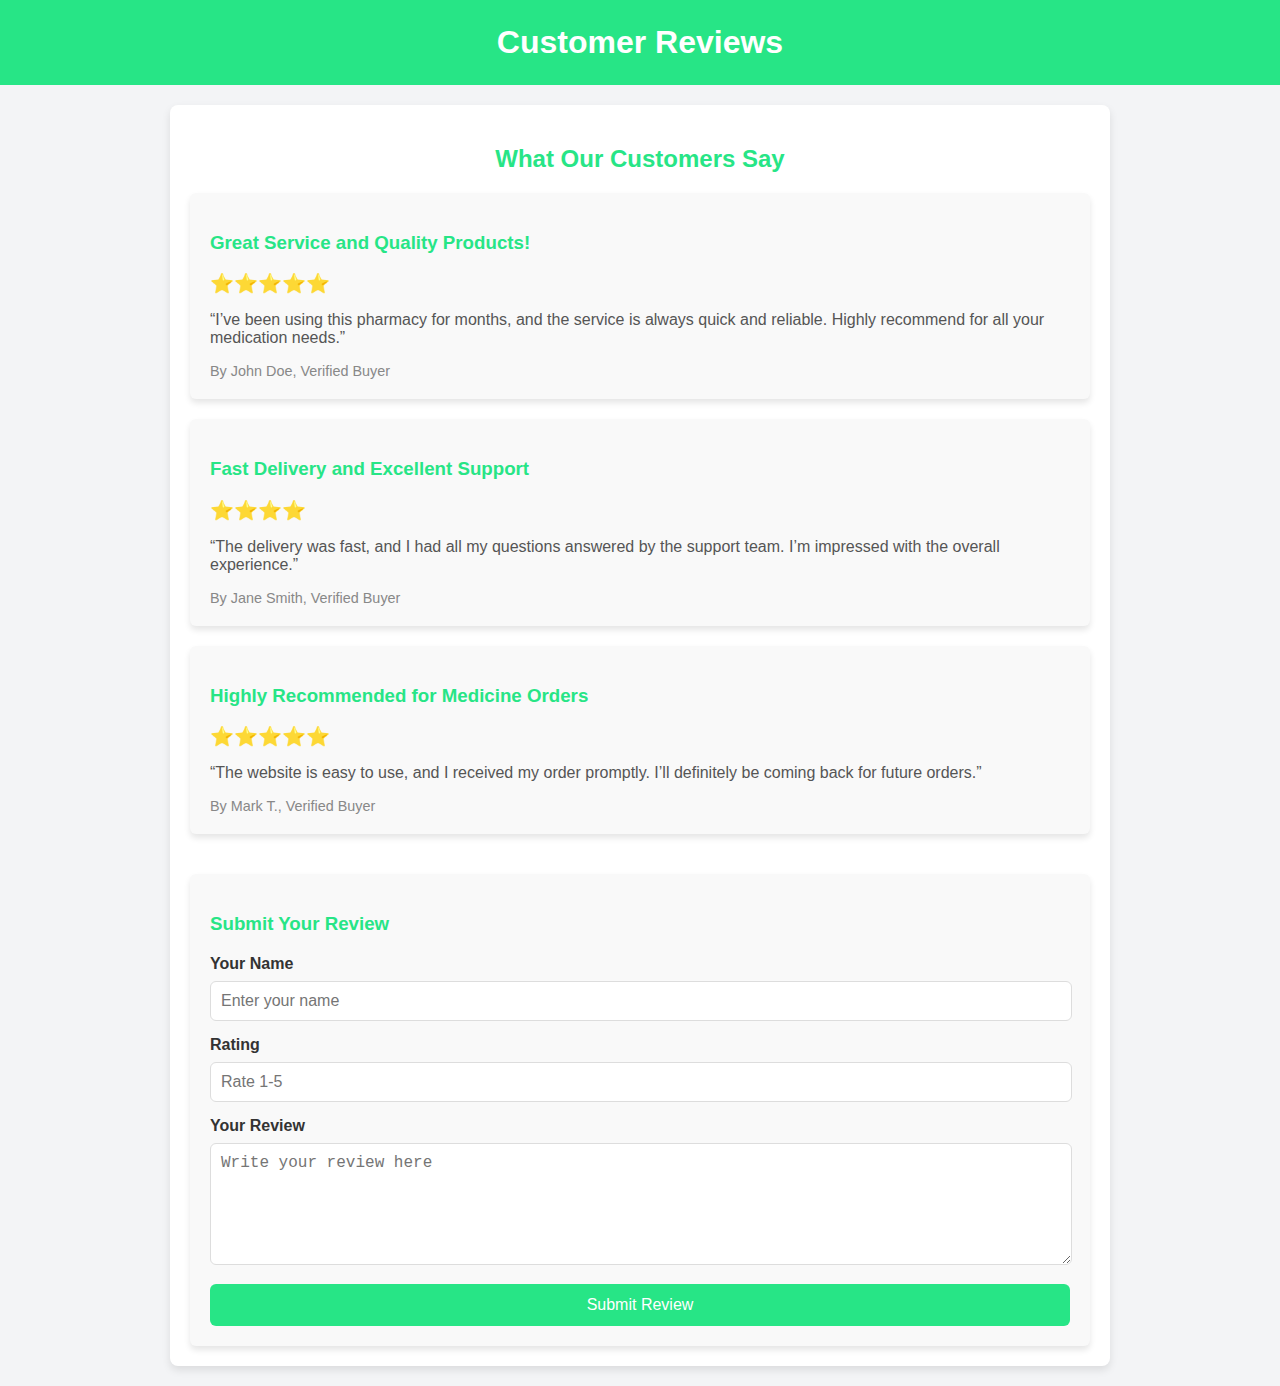
<file: customer-reviews.html>
<!DOCTYPE html>
<html lang="en">

<head>
    <meta charset="UTF-8">
    <meta name="viewport" content="width=device-width, initial-scale=1.0">
    <title>Customer Reviews</title>
    <style>
        body {
            margin: 0;
            font-family: Arial, sans-serif;
            background-color: #f3f4f6;
            color: #333;
        }

        header {
            background-color: #27e586;
            color: white;
            padding: 1.5rem;
            text-align: center;
        }

        header h1 {
            margin: 0;
            font-size: 2rem;
        }

        .container {
            max-width: 900px;
            margin: 20px auto;
            padding: 20px;
            background-color: #fff;
            box-shadow: 0 4px 8px rgba(0, 0, 0, 0.1);
            border-radius: 8px;
        }

        .container h2 {
            text-align: center;
            color: #27e586;
            margin-bottom: 20px;
        }

        .review-card {
            margin-bottom: 20px;
            background-color: #f9f9f9;
            padding: 20px;
            border-radius: 6px;
            box-shadow: 0 4px 6px rgba(0, 0, 0, 0.1);
        }

        .review-card h3 {
            color: #27e586;
        }

        .review-card p {
            color: #555;
        }

        .review-card .rating {
            font-size: 1.2rem;
            color: #f39c12;
        }

        .review-card .user-info {
            font-size: 0.9rem;
            color: #888;
        }

        .review-form {
            margin-top: 40px;
            background-color: #f9f9f9;
            padding: 20px;
            border-radius: 6px;
            box-shadow: 0 4px 6px rgba(0, 0, 0, 0.1);
        }

        .review-form h3 {
            color: #27e586;
            margin-bottom: 20px;
        }

        .review-form label {
            display: block;
            margin-bottom: 8px;
            font-weight: bold;
        }

        .review-form input,
        .review-form textarea {
            width: calc(100% - 20px);
            padding: 10px;
            border: 1px solid #ddd;
            border-radius: 6px;
            font-size: 1rem;
            margin-bottom: 15px;
        }

        .review-form textarea {
            resize: vertical;
            height: 100px;
        }

        .review-form .btn-submit {
            background-color: #27e586;
            color: white;
            padding: 12px;
            font-size: 1rem;
            border: none;
            border-radius: 6px;
            cursor: pointer;
            width: 100%;
        }

        .review-form .btn-submit:hover {
            background-color: #1f9c61;
        }
    </style>
</head>

<body>
    <header>
        <h1>Customer Reviews</h1>
    </header>

    <div class="container">
        <h2>What Our Customers Say</h2>

        <!-- Existing Reviews Section -->
        <div id="reviewsContainer">
            <div class="review-card">
                <h3>Great Service and Quality Products!</h3>
                <div class="rating">⭐⭐⭐⭐⭐</div>
                <p>“I’ve been using this pharmacy for months, and the service is always quick and reliable. Highly recommend for all your medication needs.”</p>
                <div class="user-info">By John Doe, Verified Buyer</div>
            </div>

            <div class="review-card">
                <h3>Fast Delivery and Excellent Support</h3>
                <div class="rating">⭐⭐⭐⭐</div>
                <p>“The delivery was fast, and I had all my questions answered by the support team. I’m impressed with the overall experience.”</p>
                <div class="user-info">By Jane Smith, Verified Buyer</div>
            </div>

            <div class="review-card">
                <h3>Highly Recommended for Medicine Orders</h3>
                <div class="rating">⭐⭐⭐⭐⭐</div>
                <p>“The website is easy to use, and I received my order promptly. I’ll definitely be coming back for future orders.”</p>
                <div class="user-info">By Mark T., Verified Buyer</div>
            </div>
        </div>

        <!-- Review Submission Form -->
        <div class="review-form">
            <h3>Submit Your Review</h3>
            <form id="reviewForm">
                <div>
                    <label for="userName">Your Name</label>
                    <input type="text" id="userName" name="userName" placeholder="Enter your name" required>
                </div>

                <div>
                    <label for="userRating">Rating</label>
                    <input type="number" id="userRating" name="userRating" min="1" max="5" placeholder="Rate 1-5" required>
                </div>

                <div>
                    <label for="userReview">Your Review</label>
                    <textarea id="userReview" name="userReview" placeholder="Write your review here" required></textarea>
                </div>

                <button type="submit" class="btn-submit">Submit Review</button>
            </form>
        </div>
    </div>

    <script>
        // Handle review submission
        document.getElementById('reviewForm').addEventListener('submit', function (e) {
            e.preventDefault();

            // Get review details
            const userName = document.getElementById('userName').value;
            const userRating = document.getElementById('userRating').value;
            const userReview = document.getElementById('userReview').value;

            // Create a new review element
            const reviewCard = document.createElement('div');
            reviewCard.classList.add('review-card');

            reviewCard.innerHTML = `
                <h3>${userName}'s Review</h3>
                <div class="rating">${'⭐'.repeat(userRating)}</div>
                <p>“${userReview}”</p>
                <div class="user-info">By ${userName}, Verified Buyer</div>
            `;

            // Append new review to the container
            document.getElementById('reviewsContainer').appendChild(reviewCard);

            // Reset form
            document.getElementById('reviewForm').reset();
        });
    </script>
</body>

</html>
</file>
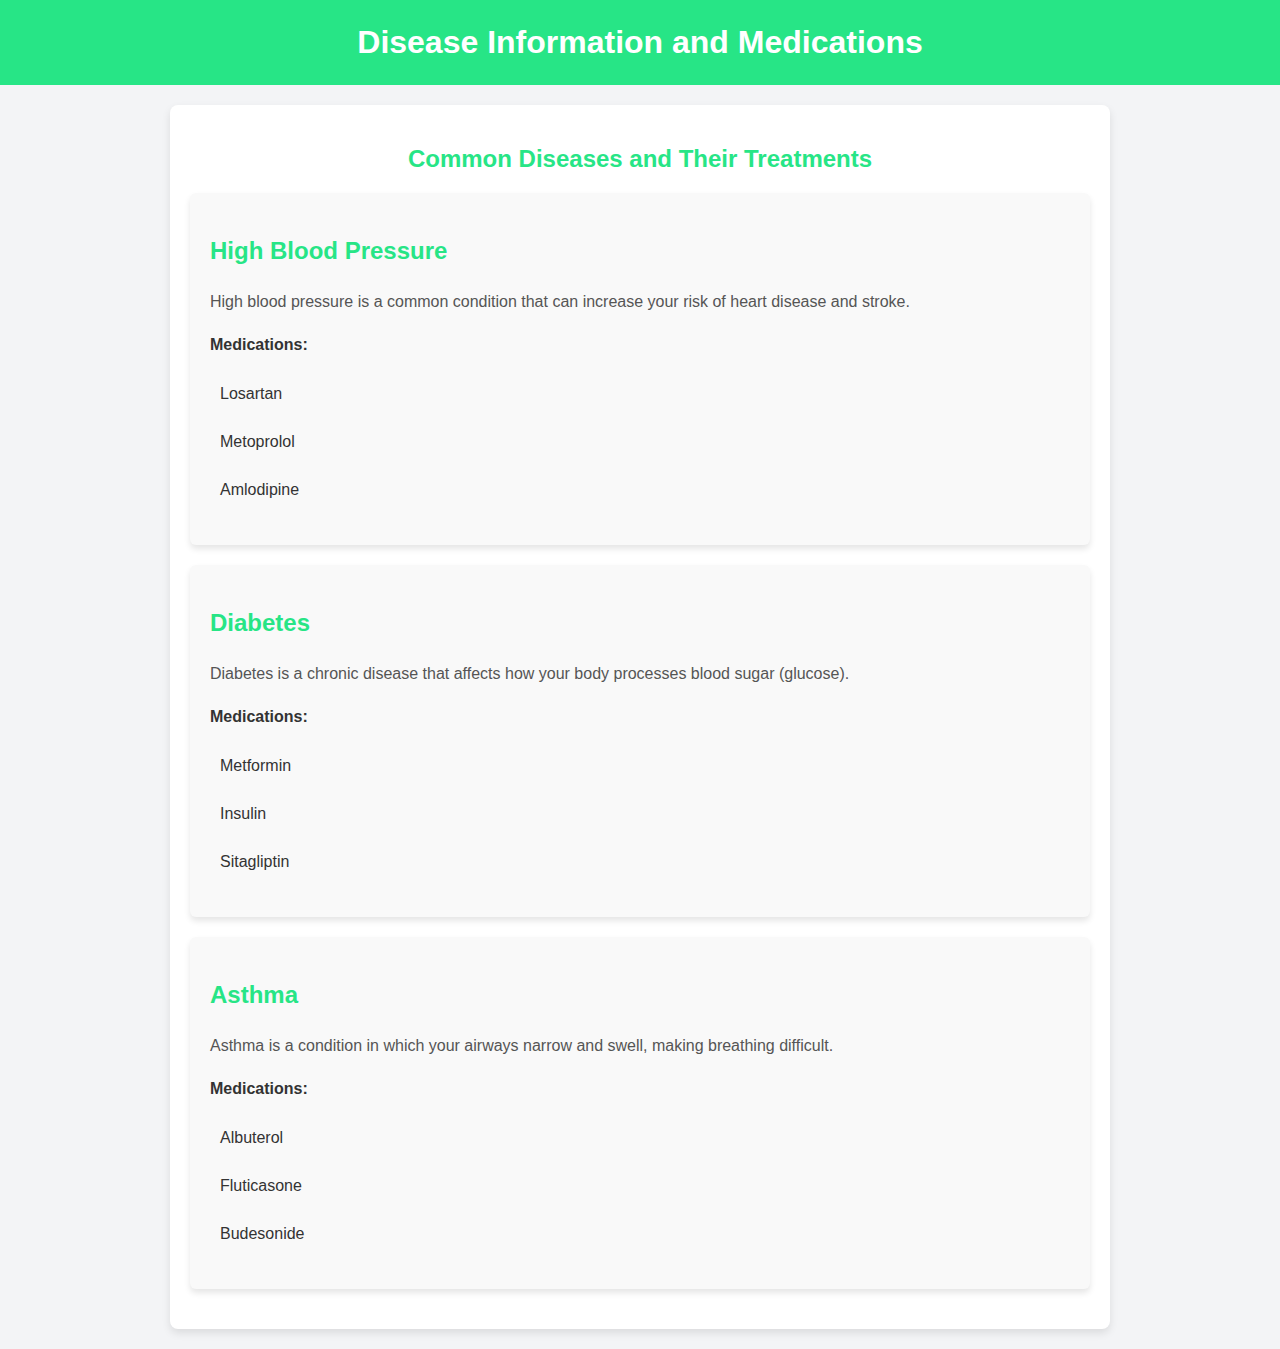
<file: disease-medication.html>
<!DOCTYPE html>
<html lang="en">

<head>
    <meta charset="UTF-8">
    <meta name="viewport" content="width=device-width, initial-scale=1.0">
    <title>Disease Information and Medications</title>
    <style>
        body {
            margin: 0;
            font-family: Arial, sans-serif;
            background-color: #f3f4f6;
            color: #333;
        }

        header {
            background-color: #27e586;
            color: white;
            padding: 1.5rem;
            text-align: center;
        }

        header h1 {
            margin: 0;
            font-size: 2rem;
        }

        .container {
            max-width: 900px;
            margin: 20px auto;
            padding: 20px;
            background-color: #fff;
            box-shadow: 0 4px 8px rgba(0, 0, 0, 0.1);
            border-radius: 8px;
        }

        .container h2 {
            text-align: center;
            color: #27e586;
            margin-bottom: 20px;
        }

        .disease-card {
            margin-bottom: 20px;
            background-color: #f9f9f9;
            padding: 20px;
            border-radius: 6px;
            box-shadow: 0 4px 6px rgba(0, 0, 0, 0.1);
        }

        .disease-card h3 {
            font-size: 1.5rem;
            color: #27e586;
        }

        .disease-card p {
            color: #555;
            line-height: 1.6;
        }

        .medication-list {
            list-style-type: none;
            padding-left: 0;
        }

        .medication-list li {
            background-color: #f9f9f9;
            margin-bottom: 10px;
            padding: 10px;
            border-radius: 6px;
        }
    </style>
</head>

<body>
    <header>
        <h1>Disease Information and Medications</h1>
    </header>

    <div class="container">
        <h2>Common Diseases and Their Treatments</h2>

        <div class="disease-card">
            <h3>High Blood Pressure</h3>
            <p>High blood pressure is a common condition that can increase your risk of heart disease and stroke.</p>
            <h4>Medications:</h4>
            <ul class="medication-list">
                <li>Losartan</li>
                <li>Metoprolol</li>
                <li>Amlodipine</li>
            </ul>
        </div>

        <div class="disease-card">
            <h3>Diabetes</h3>
            <p>Diabetes is a chronic disease that affects how your body processes blood sugar (glucose).</p>
            <h4>Medications:</h4>
            <ul class="medication-list">
                <li>Metformin</li>
                <li>Insulin</li>
                <li>Sitagliptin</li>
            </ul>
        </div>

        <div class="disease-card">
            <h3>Asthma</h3>
            <p>Asthma is a condition in which your airways narrow and swell, making breathing difficult.</p>
            <h4>Medications:</h4>
            <ul class="medication-list">
                <li>Albuterol</li>
                <li>Fluticasone</li>
                <li>Budesonide</li>
            </ul>
        </div>
    </div>
</body>

</html>
</file>
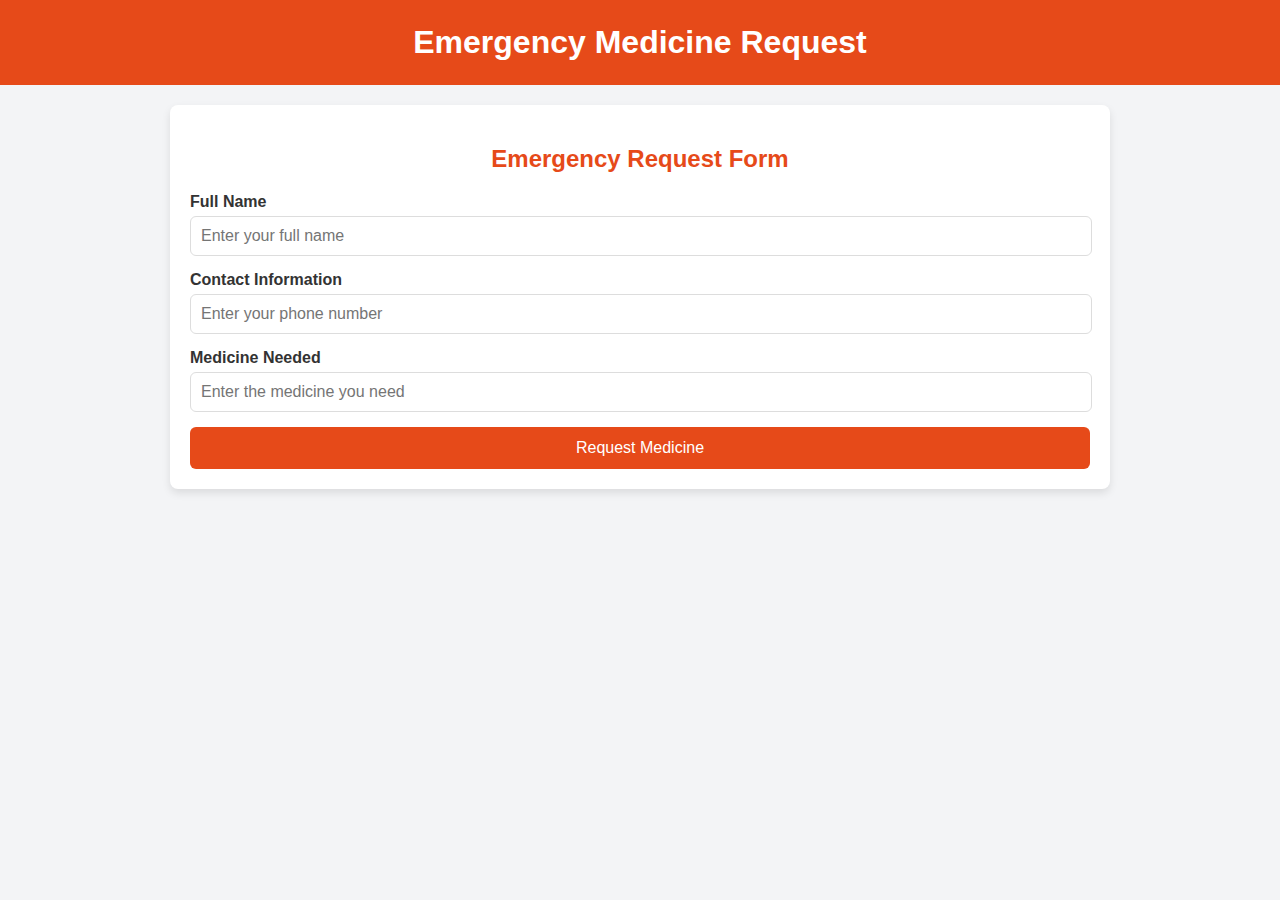
<file: emergency-services.html>
<!DOCTYPE html>
<html lang="en">

<head>
    <meta charset="UTF-8">
    <meta name="viewport" content="width=device-width, initial-scale=1.0">
    <title>Emergency Services</title>
    <style>
        body {
            margin: 0;
            font-family: Arial, sans-serif;
            background-color: #f3f4f6;
            color: #333;
        }

        header {
            background-color: #e64a19;
            color: white;
            padding: 1.5rem;
            text-align: center;
        }

        header h1 {
            margin: 0;
            font-size: 2rem;
        }

        .container {
            max-width: 900px;
            margin: 20px auto;
            padding: 20px;
            background-color: #fff;
            box-shadow: 0 4px 8px rgba(0, 0, 0, 0.1);
            border-radius: 8px;
        }

        .container h2 {
            text-align: center;
            color: #e64a19;
            margin-bottom: 20px;
        }

        .form-group {
            margin-bottom: 15px;
        }

        .form-group label {
            display: block;
            margin-bottom: 5px;
            font-weight: bold;
        }

        .form-group input {
            width: calc(100% - 20px);
            padding: 10px;
            border: 1px solid #ddd;
            border-radius: 6px;
            font-size: 1rem;
        }

        .btn-submit {
            background-color: #e64a19;
            color: white;
            padding: 12px;
            font-size: 1rem;
            border: none;
            border-radius: 6px;
            cursor: pointer;
            width: 100%;
        }

        .btn-submit:hover {
            background-color: #c43e00;
        }
    </style>
</head>

<body>
    <header>
        <h1>Emergency Medicine Request</h1>
    </header>

    <div class="container">
        <h2>Emergency Request Form</h2>
        <form id="emergencyForm">
            <div class="form-group">
                <label for="name">Full Name</label>
                <input type="text" id="name" name="name" placeholder="Enter your full name" required>
            </div>
            <div class="form-group">
                <label for="contact">Contact Information</label>
                <input type="text" id="contact" name="contact" placeholder="Enter your phone number" required>
            </div>
            <div class="form-group">
                <label for="medicine">Medicine Needed</label>
                <input type="text" id="medicine" name="medicine" placeholder="Enter the medicine you need" required>
            </div>
            <button type="submit" class="btn-submit">Request Medicine</button>
        </form>
    </div>

    <script>
        document.getElementById('emergencyForm').addEventListener('submit', function (e) {
            e.preventDefault();
            alert('Your emergency request has been submitted. We will contact you shortly.');
        });
    </script>
</body>

</html>
</file>
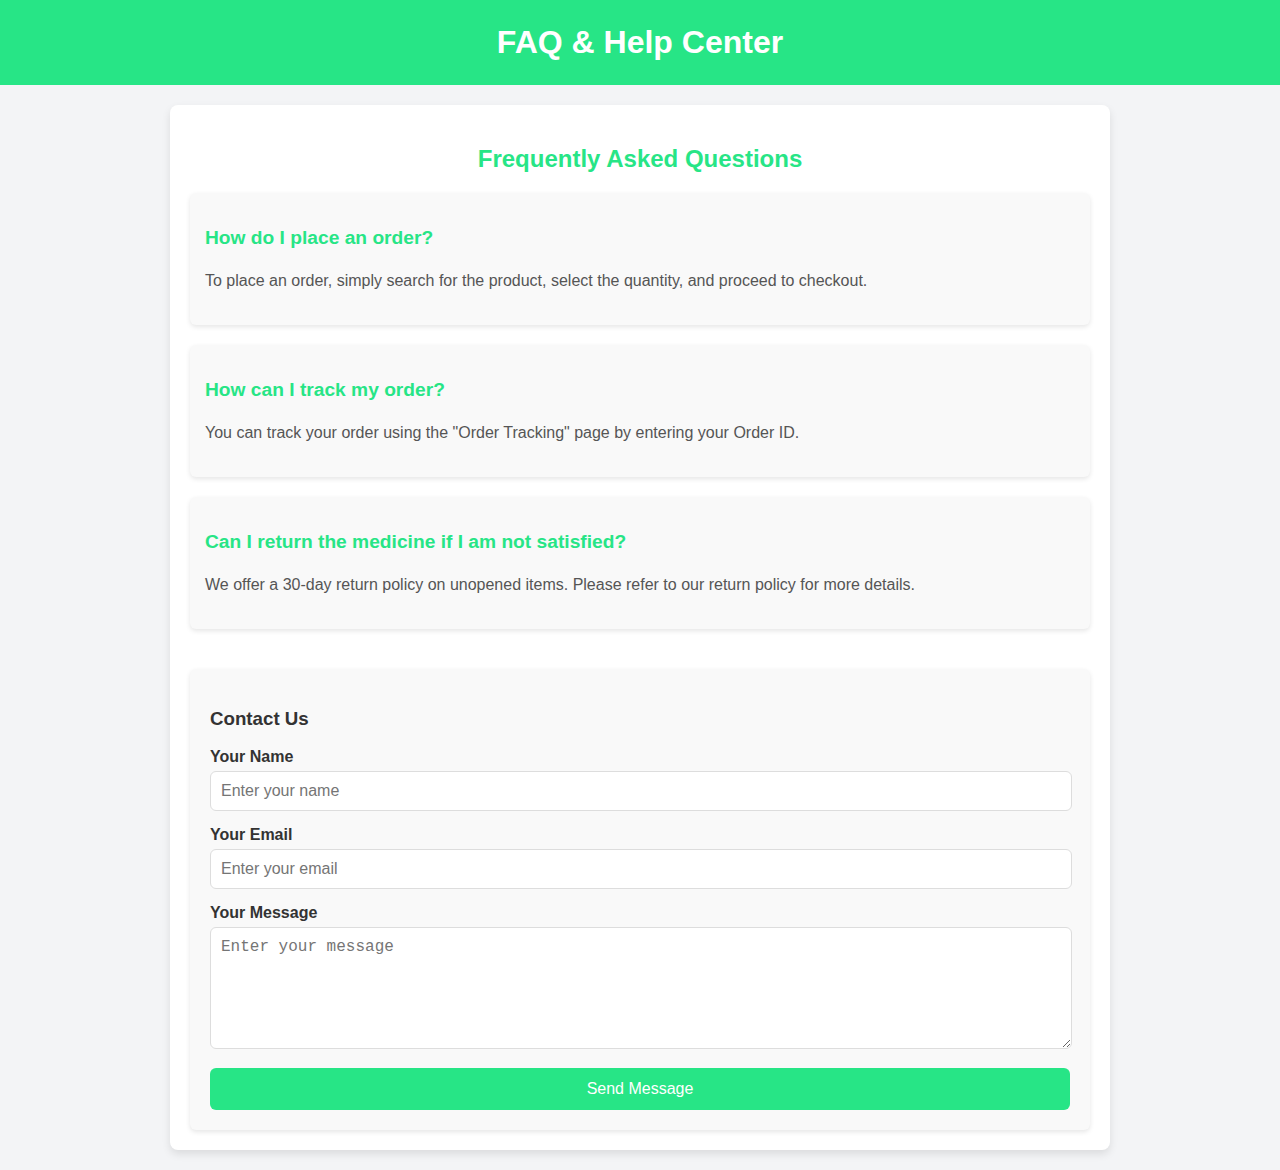
<file: faq-help-center.html>
<!DOCTYPE html>
<html lang="en">

<head>
    <meta charset="UTF-8">
    <meta name="viewport" content="width=device-width, initial-scale=1.0">
    <title>FAQ & Help Center</title>
    <style>
        body {
            margin: 0;
            font-family: Arial, sans-serif;
            background-color: #f3f4f6;
            color: #333;
        }

        header {
            background-color: #27e586;
            color: white;
            padding: 1.5rem;
            text-align: center;
        }

        header h1 {
            margin: 0;
            font-size: 2rem;
        }

        .container {
            max-width: 900px;
            margin: 20px auto;
            padding: 20px;
            background-color: #fff;
            box-shadow: 0 4px 8px rgba(0, 0, 0, 0.1);
            border-radius: 8px;
        }

        .container h2 {
            text-align: center;
            color: #27e586;
            margin-bottom: 20px;
        }

        .faq-item {
            margin-bottom: 20px;
            padding: 15px;
            background-color: #f9f9f9;
            border-radius: 6px;
            box-shadow: 0 2px 5px rgba(0, 0, 0, 0.1);
        }

        .faq-item h3 {
            font-size: 1.2rem;
            color: #27e586;
        }

        .faq-item p {
            font-size: 1rem;
            color: #555;
            line-height: 1.6;
        }

        .contact-form {
            margin-top: 40px;
            padding: 20px;
            background-color: #f9f9f9;
            border-radius: 6px;
            box-shadow: 0 2px 5px rgba(0, 0, 0, 0.1);
        }

        .form-group {
            margin-bottom: 15px;
        }

        .form-group label {
            display: block;
            margin-bottom: 5px;
            font-weight: bold;
        }

        .form-group input,
        .form-group textarea {
            width: calc(100% - 20px);
            padding: 10px;
            border: 1px solid #ddd;
            border-radius: 6px;
            font-size: 1rem;
        }

        .form-group textarea {
            resize: vertical;
            height: 100px;
        }

        .btn-submit {
            background-color: #27e586;
            color: white;
            padding: 12px;
            font-size: 1rem;
            border: none;
            border-radius: 6px;
            cursor: pointer;
            width: 100%;
        }

        .btn-submit:hover {
            background-color: #1f9c61;
        }
    </style>
</head>

<body>
    <header>
        <h1>FAQ & Help Center</h1>
    </header>

    <div class="container">
        <h2>Frequently Asked Questions</h2>

        <div class="faq-item">
            <h3>How do I place an order?</h3>
            <p>To place an order, simply search for the product, select the quantity, and proceed to checkout.</p>
        </div>

        <div class="faq-item">
            <h3>How can I track my order?</h3>
            <p>You can track your order using the "Order Tracking" page by entering your Order ID.</p>
        </div>

        <div class="faq-item">
            <h3>Can I return the medicine if I am not satisfied?</h3>
            <p>We offer a 30-day return policy on unopened items. Please refer to our return policy for more details.</p>
        </div>

        <div class="contact-form">
            <h3>Contact Us</h3>
            <form id="contactForm">
                <div class="form-group">
                    <label for="name">Your Name</label>
                    <input type="text" id="name" name="name" placeholder="Enter your name" required>
                </div>
                <div class="form-group">
                    <label for="email">Your Email</label>
                    <input type="email" id="email" name="email" placeholder="Enter your email" required>
                </div>
                <div class="form-group">
                    <label for="message">Your Message</label>
                    <textarea id="message" name="message" placeholder="Enter your message" required></textarea>
                </div>
                <button type="submit" class="btn-submit">Send Message</button>
            </form>
        </div>
    </div>

    <script>
        document.getElementById('contactForm').addEventListener('submit', function (e) {
            e.preventDefault();
            alert('Your message has been submitted successfully. We will contact you shortly.');
        });
    </script>
</body>

</html>
</file>
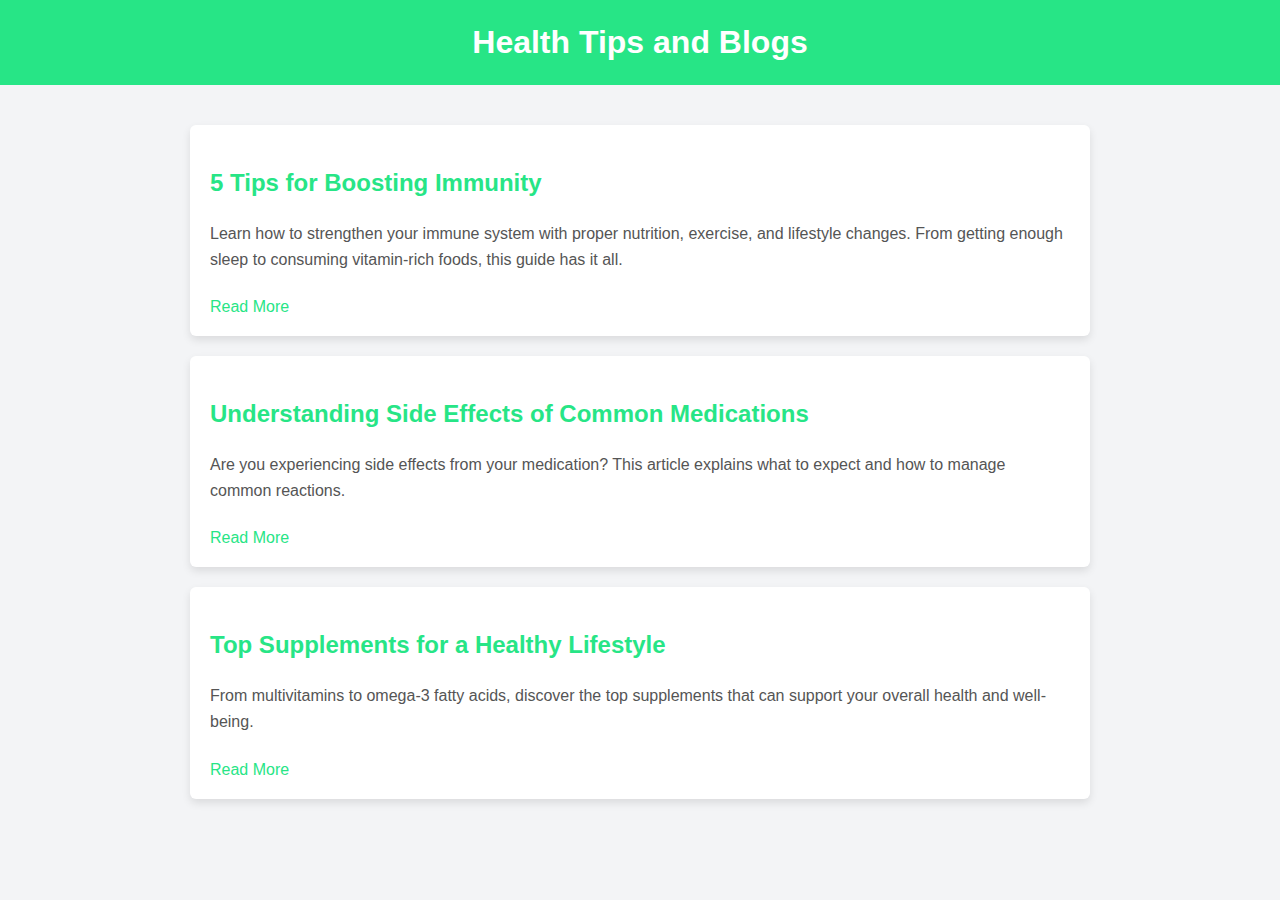
<file: health-tips.html>
<!DOCTYPE html>
<html lang="en">

<head>
    <meta charset="UTF-8">
    <meta name="viewport" content="width=device-width, initial-scale=1.0">
    <title>Health Tips and Blogs</title>
    <style>
        body {
            margin: 0;
            font-family: Arial, sans-serif;
            background-color: #f3f4f6;
            color: #333;
        }

        header {
            background-color: #27e586;
            color: white;
            padding: 1.5rem;
            text-align: center;
        }

        header h1 {
            margin: 0;
            font-size: 2rem;
        }

        .container {
            max-width: 900px;
            margin: 20px auto;
            padding: 20px;
        }

        .blog-card {
            background-color: white;
            margin-bottom: 20px;
            padding: 20px;
            border-radius: 6px;
            box-shadow: 0 4px 8px rgba(0, 0, 0, 0.1);
        }

        .blog-card h3 {
            font-size: 1.5rem;
            color: #27e586;
        }

        .blog-card p {
            font-size: 1rem;
            line-height: 1.6;
            color: #555;
        }

        .blog-card a {
            display: inline-block;
            margin-top: 10px;
            color: #27e586;
            text-decoration: none;
        }

        .blog-card a:hover {
            text-decoration: underline;
        }
    </style>
</head>

<body>
    <header>
        <h1>Health Tips and Blogs</h1>
    </header>

    <div class="container">
        <div class="blog-card">
            <h3>5 Tips for Boosting Immunity</h3>
            <p>Learn how to strengthen your immune system with proper nutrition, exercise, and lifestyle changes. From
                getting enough sleep to consuming vitamin-rich foods, this guide has it all.</p>
            <a href="#">Read More</a>
        </div>
        <div class="blog-card">
            <h3>Understanding Side Effects of Common Medications</h3>
            <p>Are you experiencing side effects from your medication? This article explains what to expect and how to
                manage common reactions.</p>
            <a href="#">Read More</a>
        </div>
        <div class="blog-card">
            <h3>Top Supplements for a Healthy Lifestyle</h3>
            <p>From multivitamins to omega-3 fatty acids, discover the top supplements that can support your overall
                health and well-being.</p>
            <a href="#">Read More</a>
        </div>
    </div>
</body>

</html>
</file>
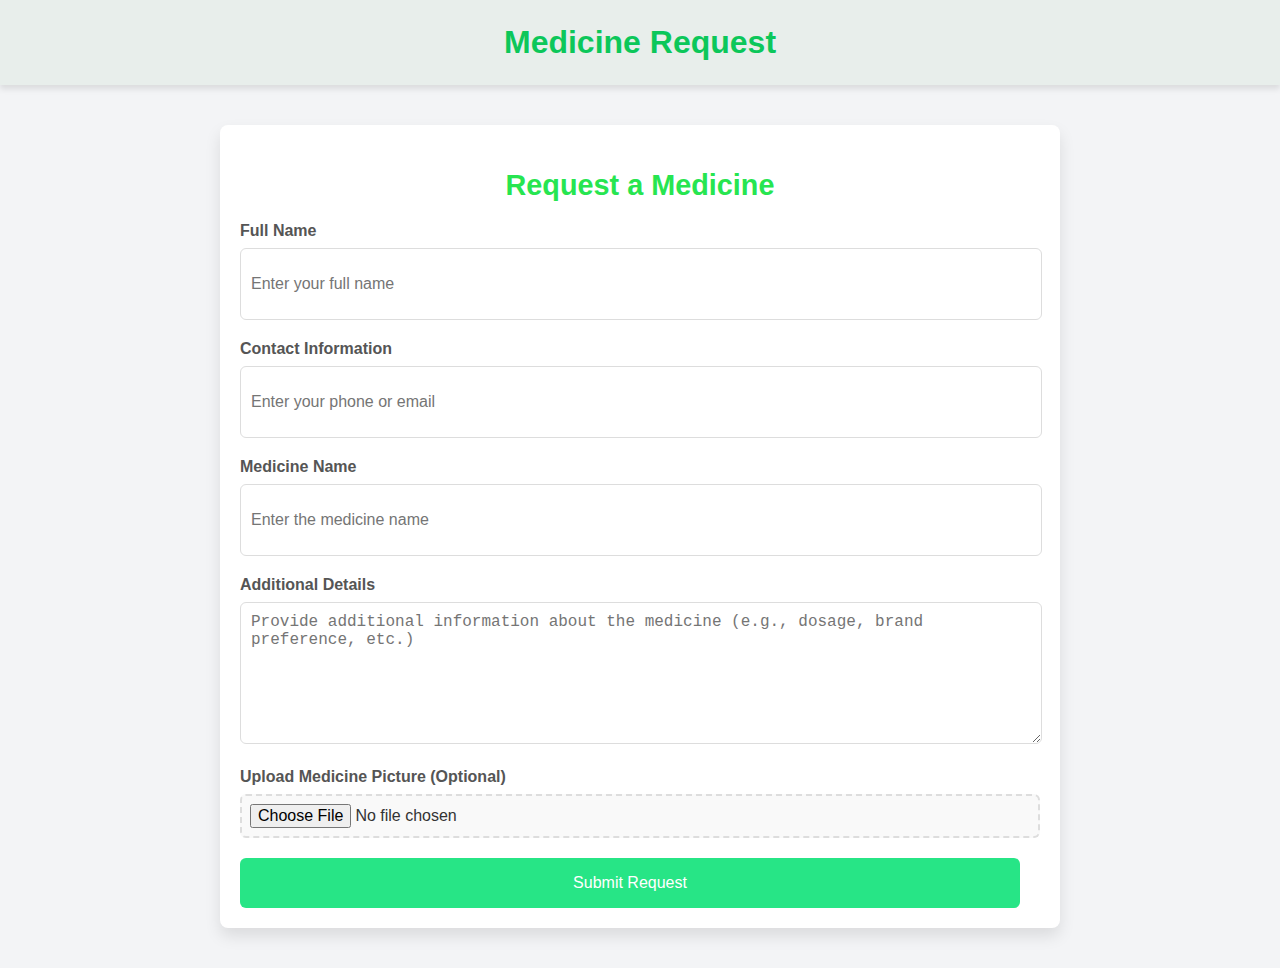
<file: medicine-request.html>
<!DOCTYPE html>
<html lang="en">

<head>
    <meta charset="UTF-8">
    <meta name="viewport" content="width=device-width, initial-scale=1.0">
    <title>Medicine Request</title>
    <style>
        /* General Styles */
        body {
            margin: 0;
            font-family: Arial, sans-serif;
            background-color: #f3f4f6;
            color: #333;
        }

        header {
            background-color: #e8eeeb;
            color: rgb(12, 199, 90);
            padding: 1.5rem 0;
            text-align: center;
            box-shadow: 0 4px 6px rgba(0, 0, 0, 0.1);
        }

        header h1 {
            margin: 0;
            font-size: 2rem;
        }

        /* Container Styles */
        .container {
            max-width: 800px;
            margin: 40px auto;
            padding: 20px;
            background-color: #fff;
            box-shadow: 0 8px 16px rgba(0, 0, 0, 0.1);
            border-radius: 8px;
        }

        .container h2 {
            margin-bottom: 20px;
            font-size: 1.8rem;
            color: #27e550;
            text-align: center;
        }

        /* Form Styles */
        .form-group {
            margin-bottom: 20px;
        }

        .form-group label {
            display: block;
            margin-bottom: 8px;
            font-weight: bold;
            color: #555;
        }

        .form-group input,
        .form-group textarea {
            width: calc(100% - 20px);
            padding: 10px;
            border: 1px solid #ddd;
            border-radius: 6px;
            font-size: 1rem;
            height: 50px;
            transition: border-color 0.3s ease, box-shadow 0.3s ease;
        }

        .form-group textarea {
            height: 120px;
        }

        .form-group input:focus,
        .form-group textarea:focus {
            border-color: #27e586;
            box-shadow: 0 0 6px rgba(39, 229, 134, 0.3);
            outline: none;
        }

        .form-group input[type="file"] {
            padding: 8px;
            border: 2px dashed #ddd;
            background-color: #f9f9f9;
            height: auto;
        }

        .form-group input[type="file"]:hover {
            border-color: #27e586;
        }

        /* Submit Button */
        .btn-submit {
            background-color: #27e586;
            color: white;
            border: none;
            padding: 12px;
            font-size: 1rem;
            border-radius: 6px;
            cursor: pointer;
            width: calc(100% - 20px);
            height: 50px;
            transition: background-color 0.3s ease;
        }

        .btn-submit:hover {
            background-color: #1f9c61;
        }

        /* Success Message */
        .success-message {
            text-align: center;
            margin-top: 20px;
            padding: 15px;
            background-color: #e0ffe5;
            border: 1px solid #27e586;
            color: #27a557;
            border-radius: 6px;
        }

        /* Media Queries */
        @media (max-width: 600px) {
            .container {
                padding: 15px;
            }

            .btn-submit {
                font-size: 0.9rem;
                height: 45px;
            }

            .form-group input,
            .form-group textarea {
                height: 45px;
            }
        }
    </style>
</head>

<body>
    <header>
        <h1>Medicine Request</h1>
    </header>

    <div class="container">
        <h2>Request a Medicine</h2>
        <form id="medicineRequestForm">
            <div class="form-group">
                <label for="fullName">Full Name</label>
                <input type="text" id="fullName" name="fullName" placeholder="Enter your full name" required>
            </div>
            <div class="form-group">
                <label for="contactInfo">Contact Information</label>
                <input type="text" id="contactInfo" name="contactInfo" placeholder="Enter your phone or email" required>
            </div>
            <div class="form-group">
                <label for="medicineName">Medicine Name</label>
                <input type="text" id="medicineName" name="medicineName" placeholder="Enter the medicine name" required>
            </div>
            <div class="form-group">
                <label for="medicineDetails">Additional Details</label>
                <textarea id="medicineDetails" name="medicineDetails"
                    placeholder="Provide additional information about the medicine (e.g., dosage, brand preference, etc.)"></textarea>
            </div>
            <div class="form-group">
                <label for="medicineImage">Upload Medicine Picture (Optional)</label>
                <input type="file" id="medicineImage" name="medicineImage" accept="image/*">
            </div>
            <button type="submit" class="btn-submit">Submit Request</button>
        </form>
        <div id="successMessage" class="success-message" style="display: none;">
            Your medicine request has been submitted successfully!
        </div>
    </div>

    <script>
        document.getElementById('medicineRequestForm').addEventListener('submit', function (e) {
            e.preventDefault();


            const fullName = document.getElementById('fullName').value;
            const contactInfo = document.getElementById('contactInfo').value;
            const medicineName = document.getElementById('medicineName').value;


            alert(`Thank you, ${fullName}! Your request for ${medicineName} has been submitted. We will contact you at ${contactInfo}.`);


            this.style.display = 'none';


            document.getElementById('successMessage').style.display = 'block';
        });
    </script>
</body>

</html>
</file>
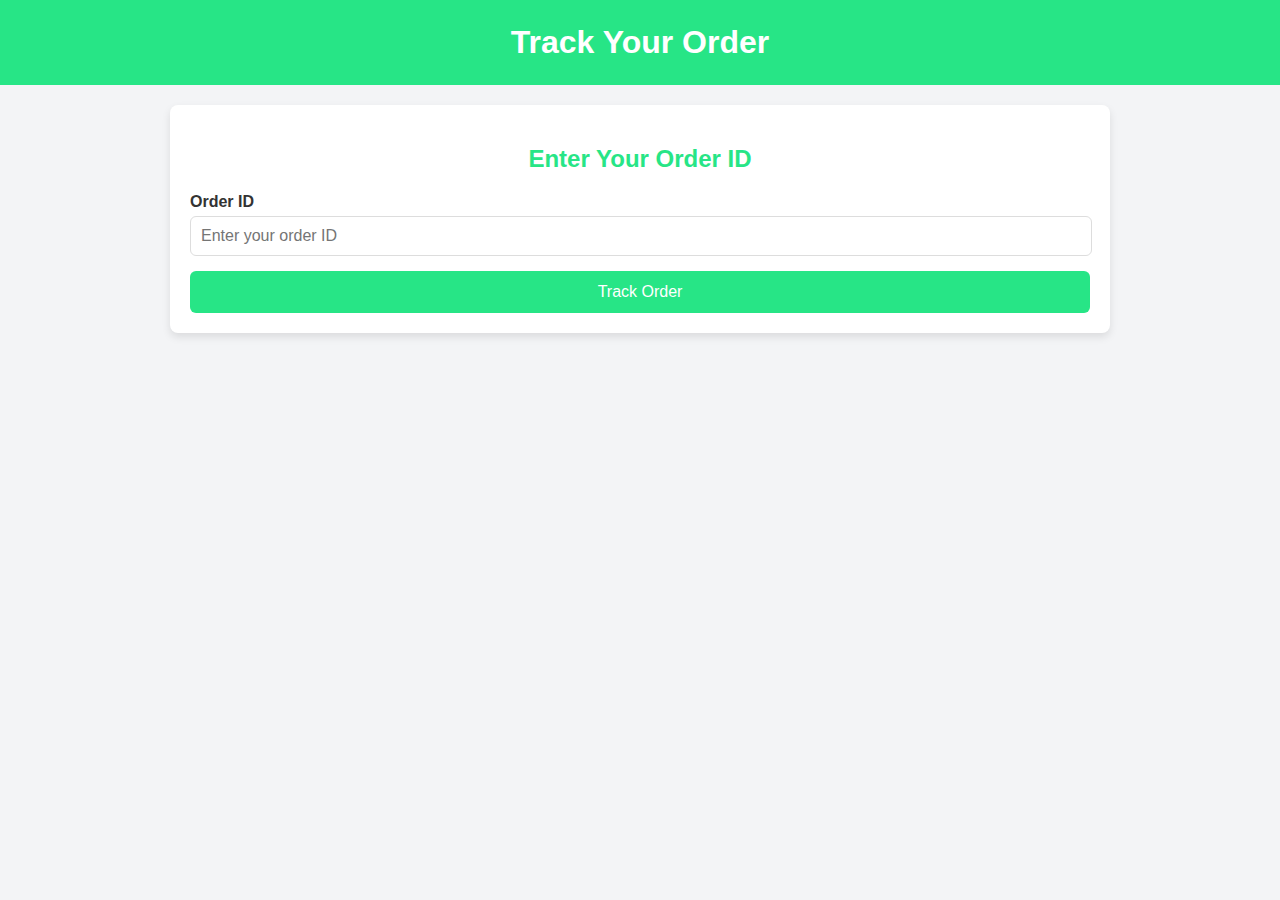
<file: order-tracking.html>
<!DOCTYPE html>
<html lang="en">

<head>
    <meta charset="UTF-8">
    <meta name="viewport" content="width=device-width, initial-scale=1.0">
    <title>Order Tracking</title>
    <style>
        body {
            margin: 0;
            font-family: Arial, sans-serif;
            background-color: #f3f4f6;
            color: #333;
        }

        header {
            background-color: #27e586;
            color: white;
            padding: 1.5rem;
            text-align: center;
        }

        header h1 {
            margin: 0;
            font-size: 2rem;
        }

        .container {
            max-width: 900px;
            margin: 20px auto;
            padding: 20px;
            background-color: #fff;
            box-shadow: 0 4px 8px rgba(0, 0, 0, 0.1);
            border-radius: 8px;
        }

        .container h2 {
            text-align: center;
            color: #27e586;
            margin-bottom: 20px;
        }

        .form-group {
            margin-bottom: 15px;
        }

        .form-group label {
            display: block;
            margin-bottom: 5px;
            font-weight: bold;
        }

        .form-group input {
            width: calc(100% - 20px);
            padding: 10px;
            border: 1px solid #ddd;
            border-radius: 6px;
            font-size: 1rem;
        }

        .btn-submit {
            background-color: #27e586;
            color: white;
            padding: 12px;
            font-size: 1rem;
            border: none;
            border-radius: 6px;
            cursor: pointer;
            width: 100%;
        }

        .btn-submit:hover {
            background-color: #1f9c61;
        }

        .tracking-info {
            margin-top: 20px;
            font-size: 1rem;
        }

        .tracking-info p {
            line-height: 1.6;
        }

        .tracking-info .status {
            color: #27e586;
            font-weight: bold;
        }
    </style>
</head>

<body>
    <header>
        <h1>Track Your Order</h1>
    </header>

    <div class="container">
        <h2>Enter Your Order ID</h2>
        <form id="trackingForm">
            <div class="form-group">
                <label for="orderId">Order ID</label>
                <input type="text" id="orderId" name="orderId" placeholder="Enter your order ID" required>
            </div>
            <button type="submit" class="btn-submit">Track Order</button>
        </form>

        <div id="trackingInfo" class="tracking-info" style="display: none;">
            <h3>Order Status</h3>
            <p><strong>Order ID:</strong> <span id="orderIdResult"></span></p>
            <p><strong>Status:</strong> <span id="orderStatus" class="status"></span></p>
            <p><strong>Estimated Delivery:</strong> <span id="estimatedDelivery"></span></p>
        </div>
    </div>

    <script>
        document.getElementById('trackingForm').addEventListener('submit', function (e) {
            e.preventDefault();

            const orderId = document.getElementById('orderId').value;
            document.getElementById('orderIdResult').textContent = orderId;
            document.getElementById('orderStatus').textContent = 'Shipped';
            document.getElementById('estimatedDelivery').textContent = '3-5 business days';

            document.getElementById('trackingInfo').style.display = 'block';
        });
    </script>
</body>

</html>
</file>
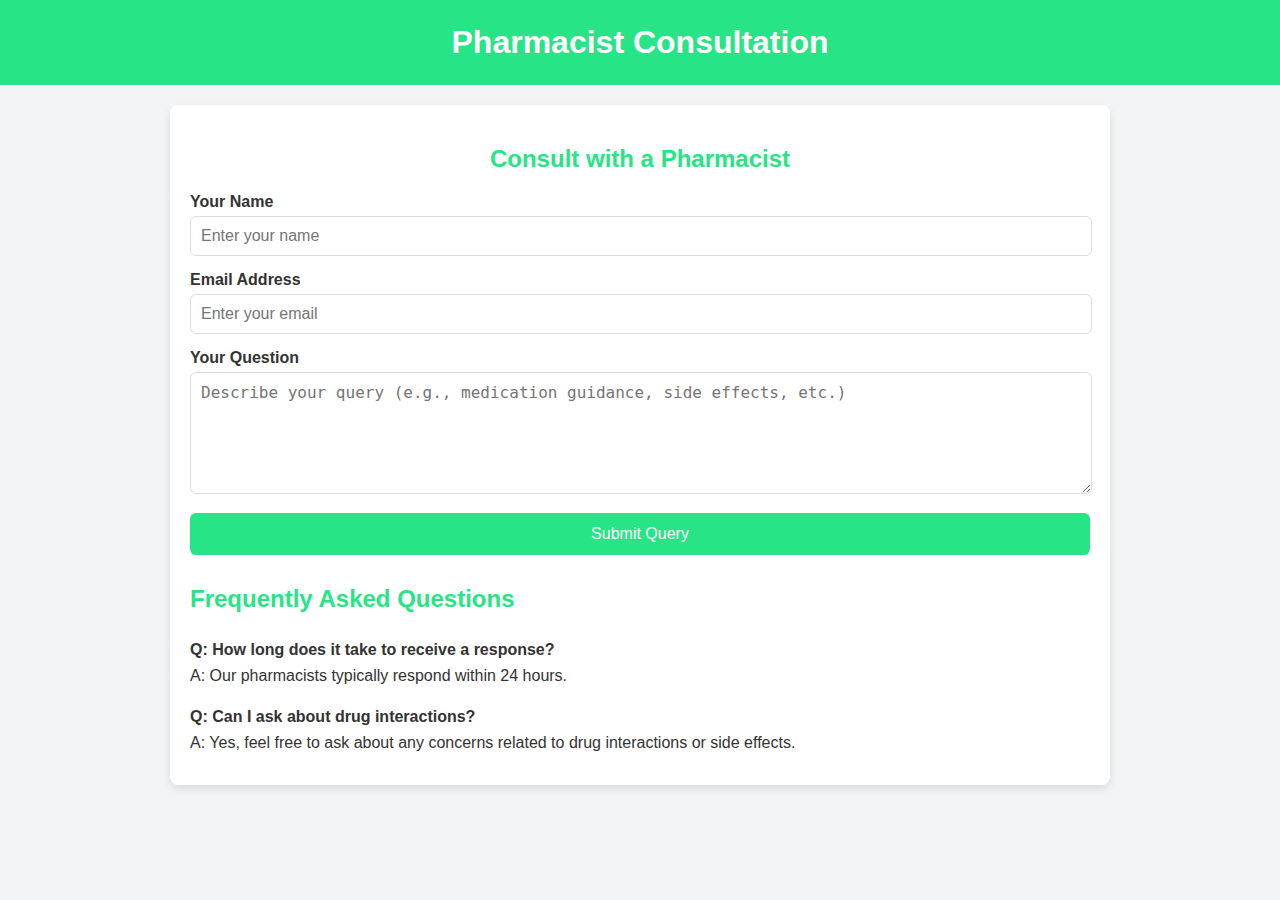
<file: pharmacist-consulation-page.html>
<!DOCTYPE html>
<html lang="en">

<head>
    <meta charset="UTF-8">
    <meta name="viewport" content="width=device-width, initial-scale=1.0">
    <title>Pharmacist Consultation</title>
    <style>
        body {
            margin: 0;
            font-family: Arial, sans-serif;
            background-color: #f3f4f6;
            color: #333;
        }

        header {
            background-color: #27e586;
            color: white;
            padding: 1.5rem;
            text-align: center;
        }

        header h1 {
            margin: 0;
            font-size: 2rem;
        }

        .container {
            max-width: 900px;
            margin: 20px auto;
            padding: 20px;
            background-color: #fff;
            box-shadow: 0 4px 8px rgba(0, 0, 0, 0.1);
            border-radius: 8px;
        }

        .container h2 {
            text-align: center;
            color: #27e586;
            margin-bottom: 20px;
        }

        .form-group {
            margin-bottom: 15px;
        }

        .form-group label {
            display: block;
            margin-bottom: 5px;
            font-weight: bold;
        }

        .form-group input,
        .form-group textarea {
            width: calc(100% - 20px);
            padding: 10px;
            border: 1px solid #ddd;
            border-radius: 6px;
            font-size: 1rem;
        }

        .form-group textarea {
            resize: vertical;
            height: 100px;
        }

        .btn-submit {
            background-color: #27e586;
            color: white;
            padding: 12px;
            font-size: 1rem;
            border: none;
            border-radius: 6px;
            cursor: pointer;
            width: 100%;
        }

        .btn-submit:hover {
            background-color: #1f9c61;
        }

        .faq {
            margin-top: 30px;
        }

        .faq h3 {
            font-size: 1.5rem;
            color: #27e586;
        }

        .faq p {
            font-size: 1rem;
            line-height: 1.6;
            margin-bottom: 10px;
        }
    </style>
</head>

<body>
    <header>
        <h1>Pharmacist Consultation</h1>
    </header>

    <div class="container">
        <h2>Consult with a Pharmacist</h2>
        <form id="consultationForm">
            <div class="form-group">
                <label for="name">Your Name</label>
                <input type="text" id="name" name="name" placeholder="Enter your name" required>
            </div>
            <div class="form-group">
                <label for="email">Email Address</label>
                <input type="email" id="email" name="email" placeholder="Enter your email" required>
            </div>
            <div class="form-group">
                <label for="question">Your Question</label>
                <textarea id="question" name="question"
                    placeholder="Describe your query (e.g., medication guidance, side effects, etc.)" required></textarea>
            </div>
            <button type="submit" class="btn-submit">Submit Query</button>
        </form>

        <div class="faq">
            <h3>Frequently Asked Questions</h3>
            <p><strong>Q: How long does it take to receive a response?</strong><br> A: Our pharmacists typically respond
                within 24 hours.</p>
            <p><strong>Q: Can I ask about drug interactions?</strong><br> A: Yes, feel free to ask about any concerns
                related to drug interactions or side effects.</p>
        </div>
    </div>

    <script>
        document.getElementById('consultationForm').addEventListener('submit', function (e) {
            e.preventDefault();

            alert('Thank you! Your question has been submitted. Our pharmacist will contact you shortly.');
        });
    </script>
</body>

</html>
</file>
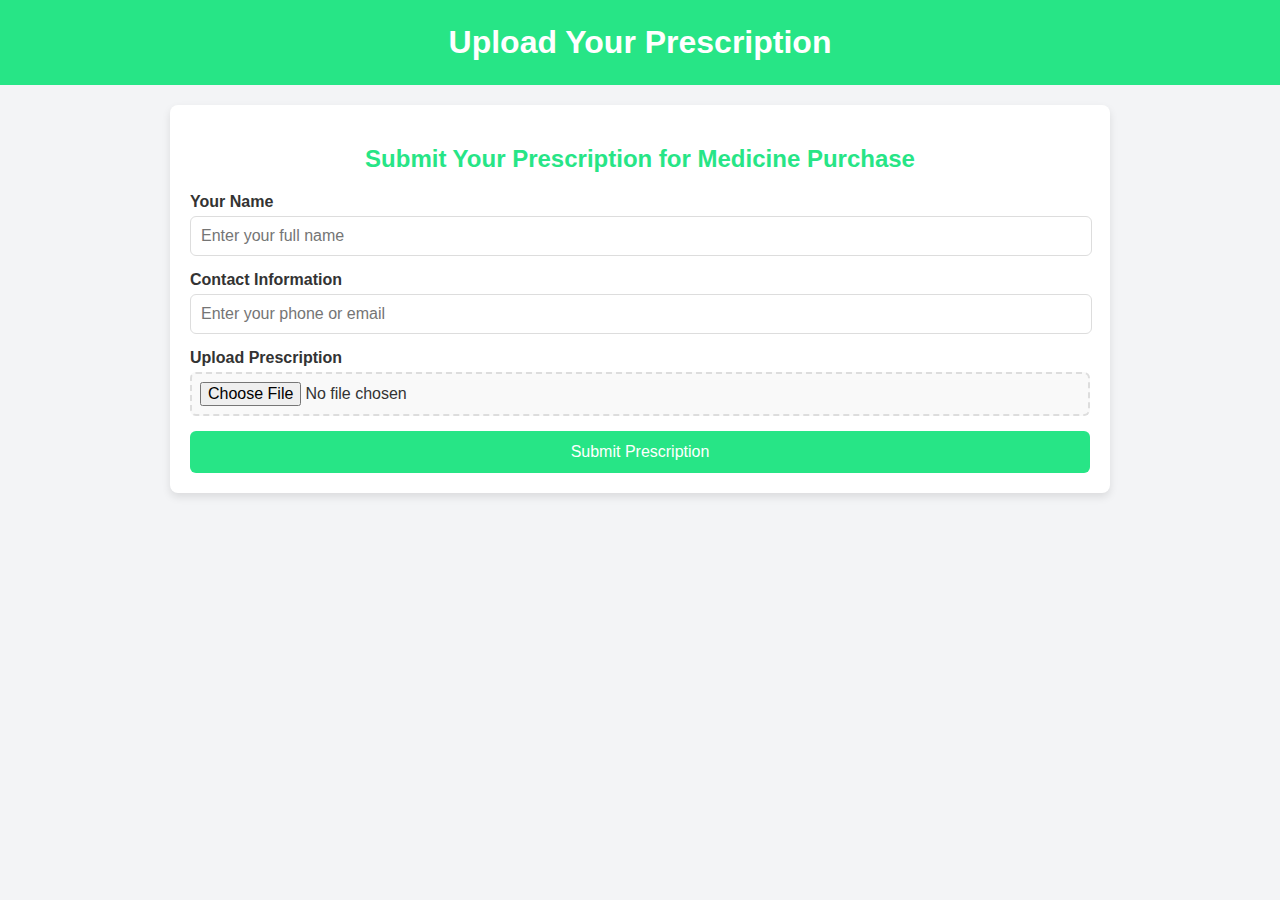
<file: prescription-upload.html>
<!DOCTYPE html>
<html lang="en">

<head>
    <meta charset="UTF-8">
    <meta name="viewport" content="width=device-width, initial-scale=1.0">
    <title>Prescription Upload</title>
    <style>
        body {
            margin: 0;
            font-family: Arial, sans-serif;
            background-color: #f3f4f6;
            color: #333;
        }

        header {
            background-color: #27e586;
            color: white;
            padding: 1.5rem;
            text-align: center;
        }

        header h1 {
            margin: 0;
            font-size: 2rem;
        }

        .container {
            max-width: 900px;
            margin: 20px auto;
            padding: 20px;
            background-color: #fff;
            box-shadow: 0 4px 8px rgba(0, 0, 0, 0.1);
            border-radius: 8px;
        }

        .container h2 {
            text-align: center;
            color: #27e586;
            margin-bottom: 20px;
        }

        .form-group {
            margin-bottom: 15px;
        }

        .form-group label {
            display: block;
            margin-bottom: 5px;
            font-weight: bold;
        }

        .form-group input,
        .form-group textarea {
            width: calc(100% - 20px);
            padding: 10px;
            border: 1px solid #ddd;
            border-radius: 6px;
            font-size: 1rem;
        }

        .form-group input[type="file"] {
            padding: 8px;
            border: 2px dashed #ddd;
            background-color: #f9f9f9;
        }

        .btn-submit {
            background-color: #27e586;
            color: white;
            padding: 12px;
            font-size: 1rem;
            border: none;
            border-radius: 6px;
            cursor: pointer;
            width: 100%;
        }

        .btn-submit:hover {
            background-color: #1f9c61;
        }
    </style>
</head>

<body>
    <header>
        <h1>Upload Your Prescription</h1>
    </header>

    <div class="container">
        <h2>Submit Your Prescription for Medicine Purchase</h2>
        <form id="prescriptionForm">
            <div class="form-group">
                <label for="fullName">Your Name</label>
                <input type="text" id="fullName" name="fullName" placeholder="Enter your full name" required>
            </div>
            <div class="form-group">
                <label for="contact">Contact Information</label>
                <input type="text" id="contact" name="contact" placeholder="Enter your phone or email" required>
            </div>
            <div class="form-group">
                <label for="uploadFile">Upload Prescription</label>
                <input type="file" id="uploadFile" name="uploadFile" accept="image/*,application/pdf" required>
            </div>
            <button type="submit" class="btn-submit">Submit Prescription</button>
        </form>
    </div>

    <script>
        document.getElementById('prescriptionForm').addEventListener('submit', function (e) {
            e.preventDefault();

            alert('Your prescription has been successfully submitted!');
        });
    </script>
</body>

</html>
</file>
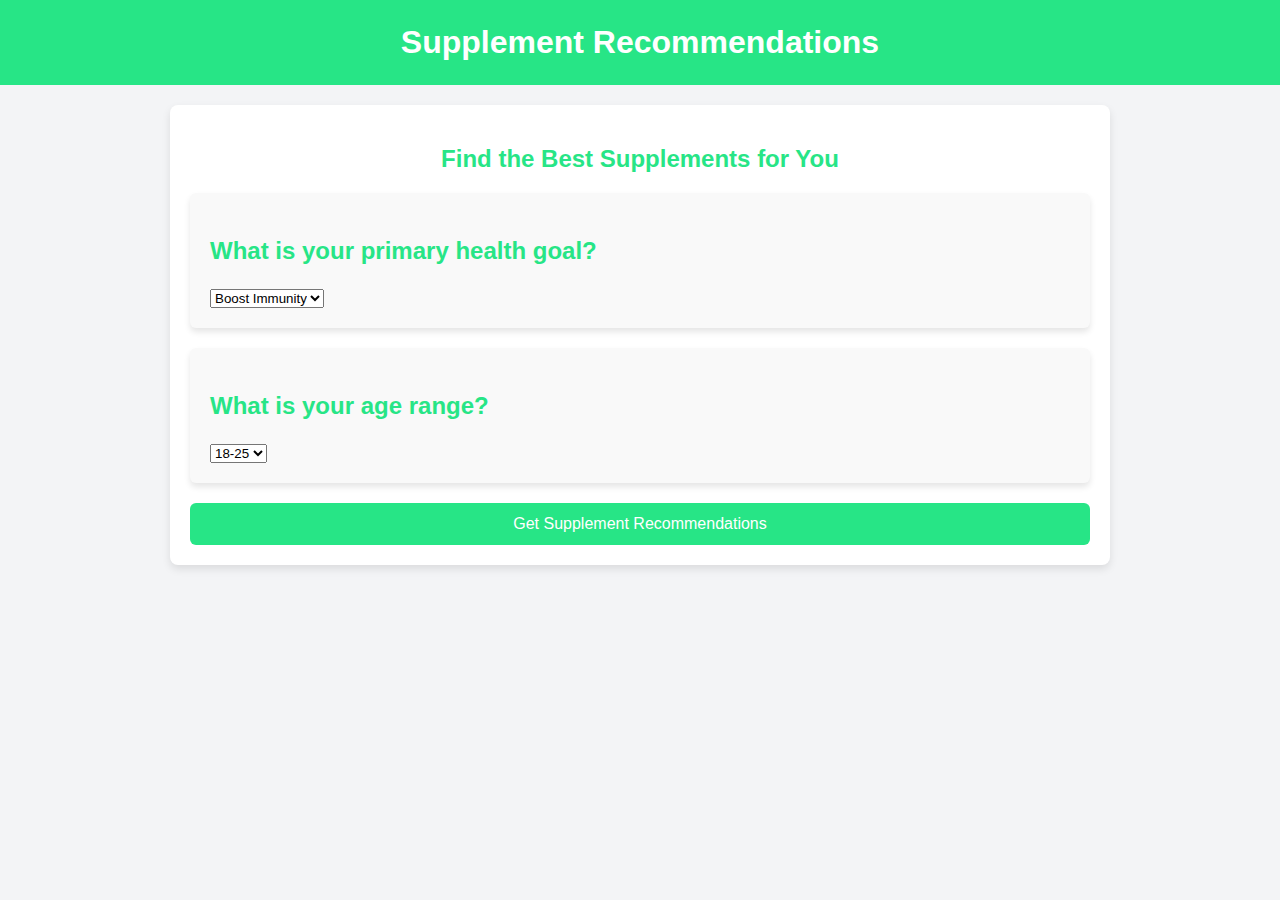
<file: supplement-recommendations.html>
<!DOCTYPE html>
<html lang="en">

<head>
    <meta charset="UTF-8">
    <meta name="viewport" content="width=device-width, initial-scale=1.0">
    <title>Supplement Recommendations</title>
    <style>
        body {
            margin: 0;
            font-family: Arial, sans-serif;
            background-color: #f3f4f6;
            color: #333;
        }

        header {
            background-color: #27e586;
            color: white;
            padding: 1.5rem;
            text-align: center;
        }

        header h1 {
            margin: 0;
            font-size: 2rem;
        }

        .container {
            max-width: 900px;
            margin: 20px auto;
            padding: 20px;
            background-color: #fff;
            box-shadow: 0 4px 8px rgba(0, 0, 0, 0.1);
            border-radius: 8px;
        }

        .container h2 {
            text-align: center;
            color: #27e586;
            margin-bottom: 20px;
        }

        .question-card {
            margin-bottom: 20px;
            background-color: #f9f9f9;
            padding: 20px;
            border-radius: 6px;
            box-shadow: 0 4px 6px rgba(0, 0, 0, 0.1);
        }

        .question-card h3 {
            font-size: 1.5rem;
            color: #27e586;
        }

        .question-card p {
            color: #555;
            line-height: 1.6;
        }

        .btn-submit {
            background-color: #27e586;
            color: white;
            padding: 12px;
            font-size: 1rem;
            border: none;
            border-radius: 6px;
            cursor: pointer;
            width: 100%;
        }

        .btn-submit:hover {
            background-color: #1f9c61;
        }
    </style>
</head>

<body>
    <header>
        <h1>Supplement Recommendations</h1>
    </header>

    <div class="container">
        <h2>Find the Best Supplements for You</h2>
        <form id="recommendationForm">
            <div class="question-card">
                <h3>What is your primary health goal?</h3>
                <select id="goal" name="goal" required>
                    <option value="immune">Boost Immunity</option>
                    <option value="weight">Weight Loss</option>
                    <option value="energy">Energy Boost</option>
                    <option value="sleep">Better Sleep</option>
                </select>
            </div>

            <div class="question-card">
                <h3>What is your age range?</h3>
                <select id="age" name="age" required>
                    <option value="18-25">18-25</option>
                    <option value="26-35">26-35</option>
                    <option value="36-45">36-45</option>
                    <option value="46+">46+</option>
                </select>
            </div>

            <button type="submit" class="btn-submit">Get Supplement Recommendations</button>
        </form>
    </div>

    <script>
        document.getElementById('recommendationForm').addEventListener('submit', function (e) {
            e.preventDefault();

            alert('Based on your input, we recommend supplements for ' + document.getElementById('goal').value + ' and your age group.');
        });
    </script>
</body>

</html>
</file>
